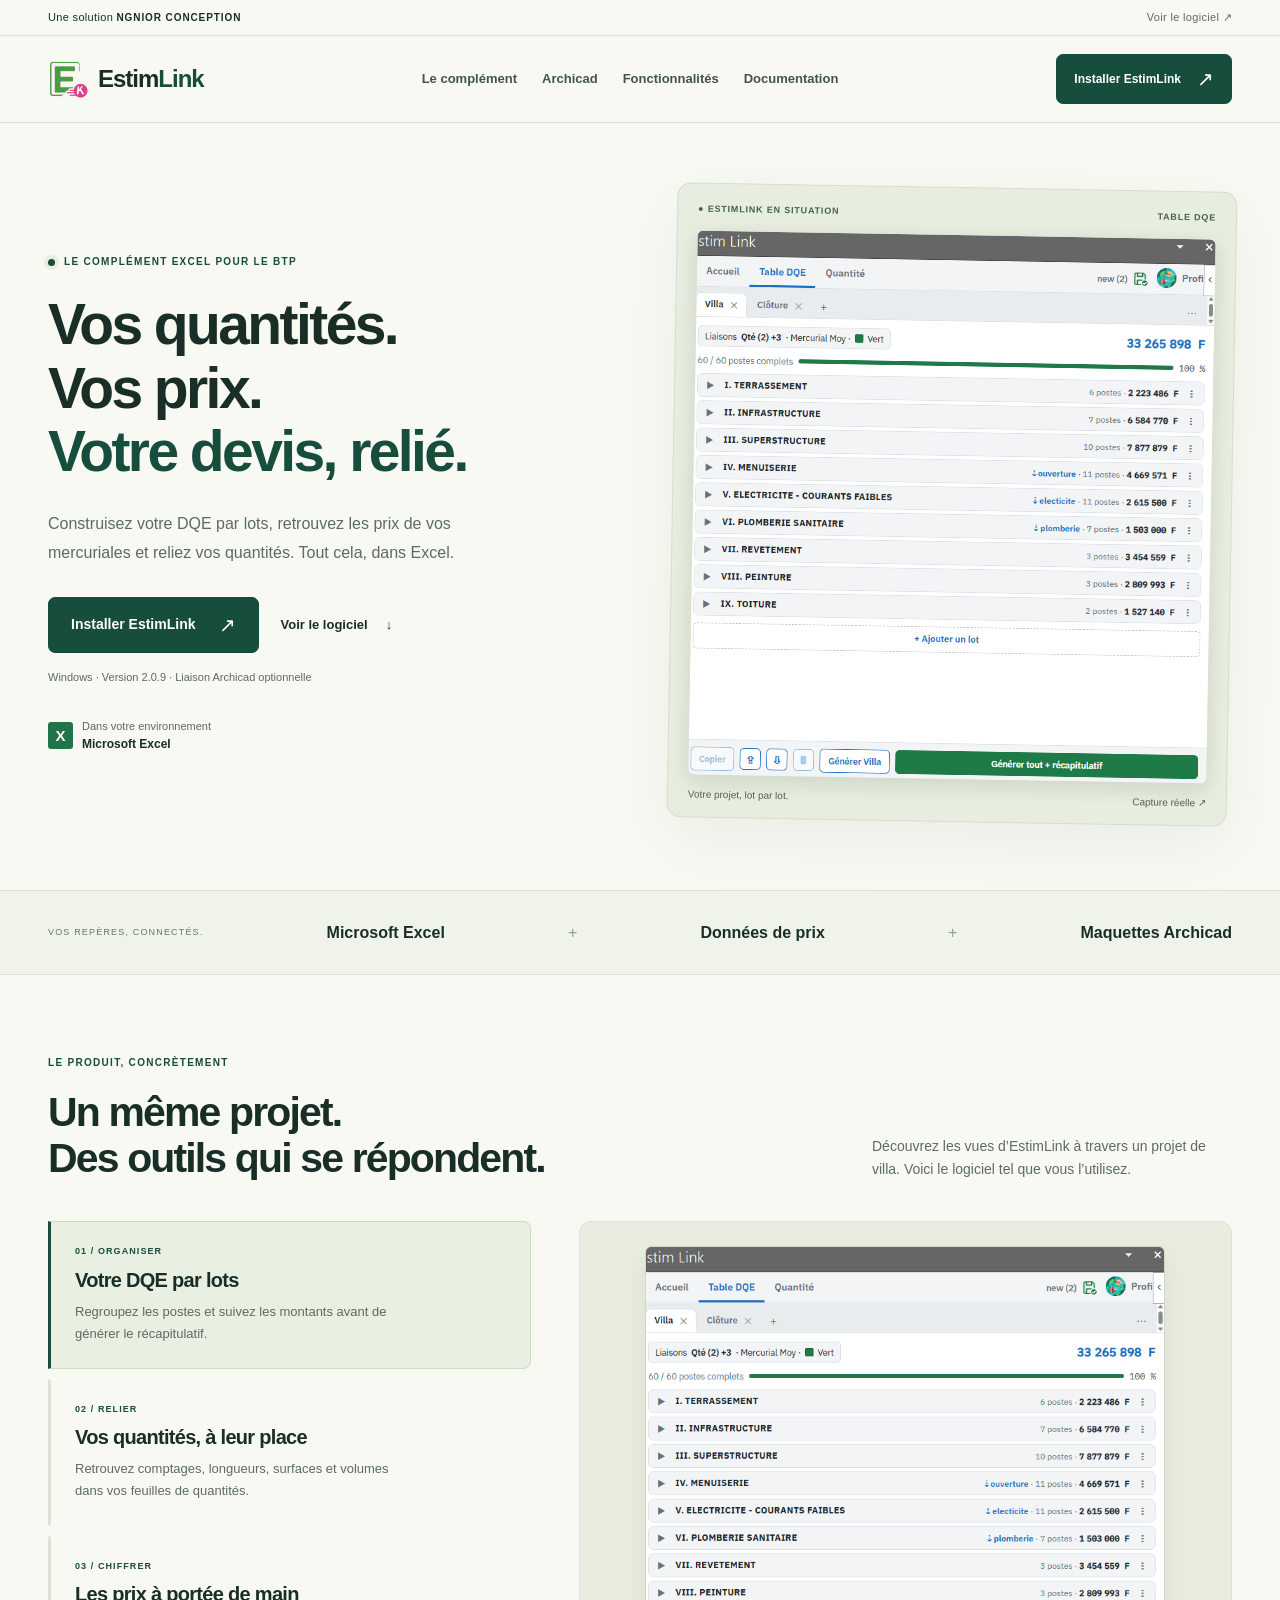
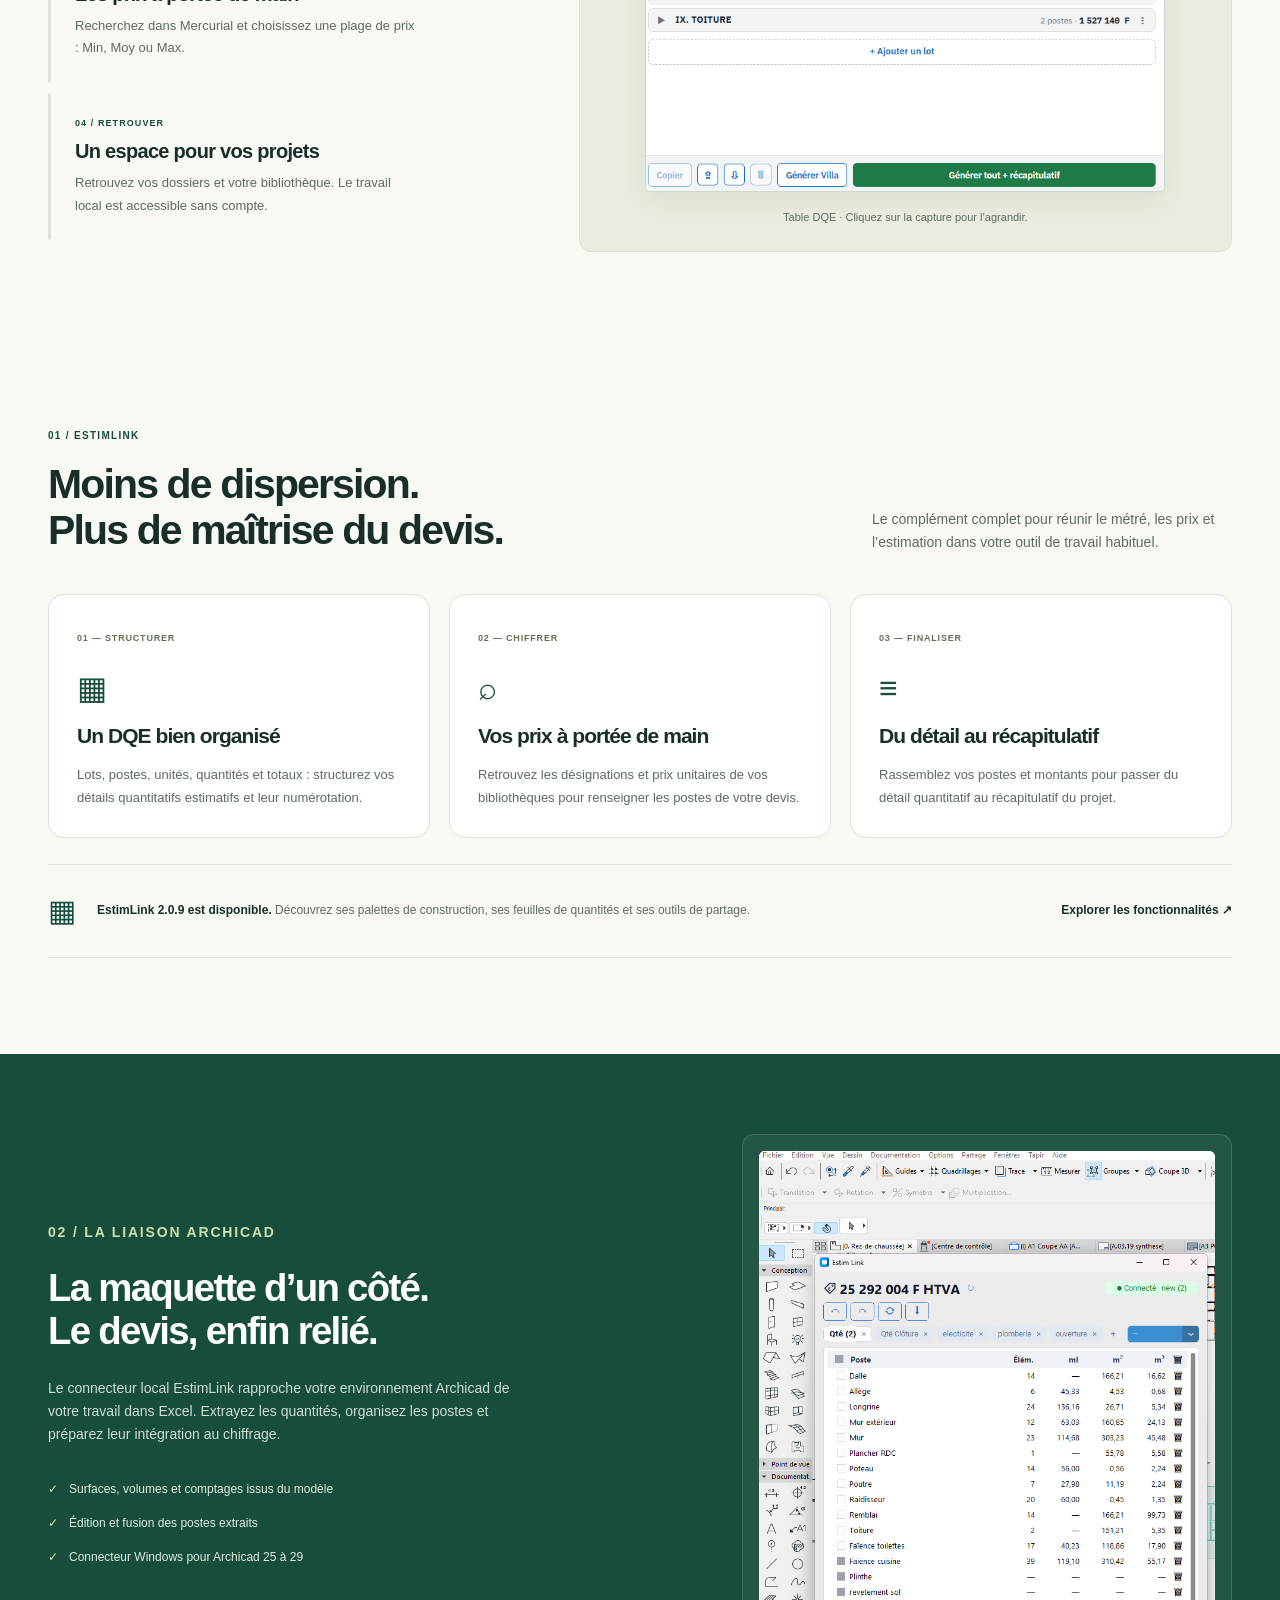
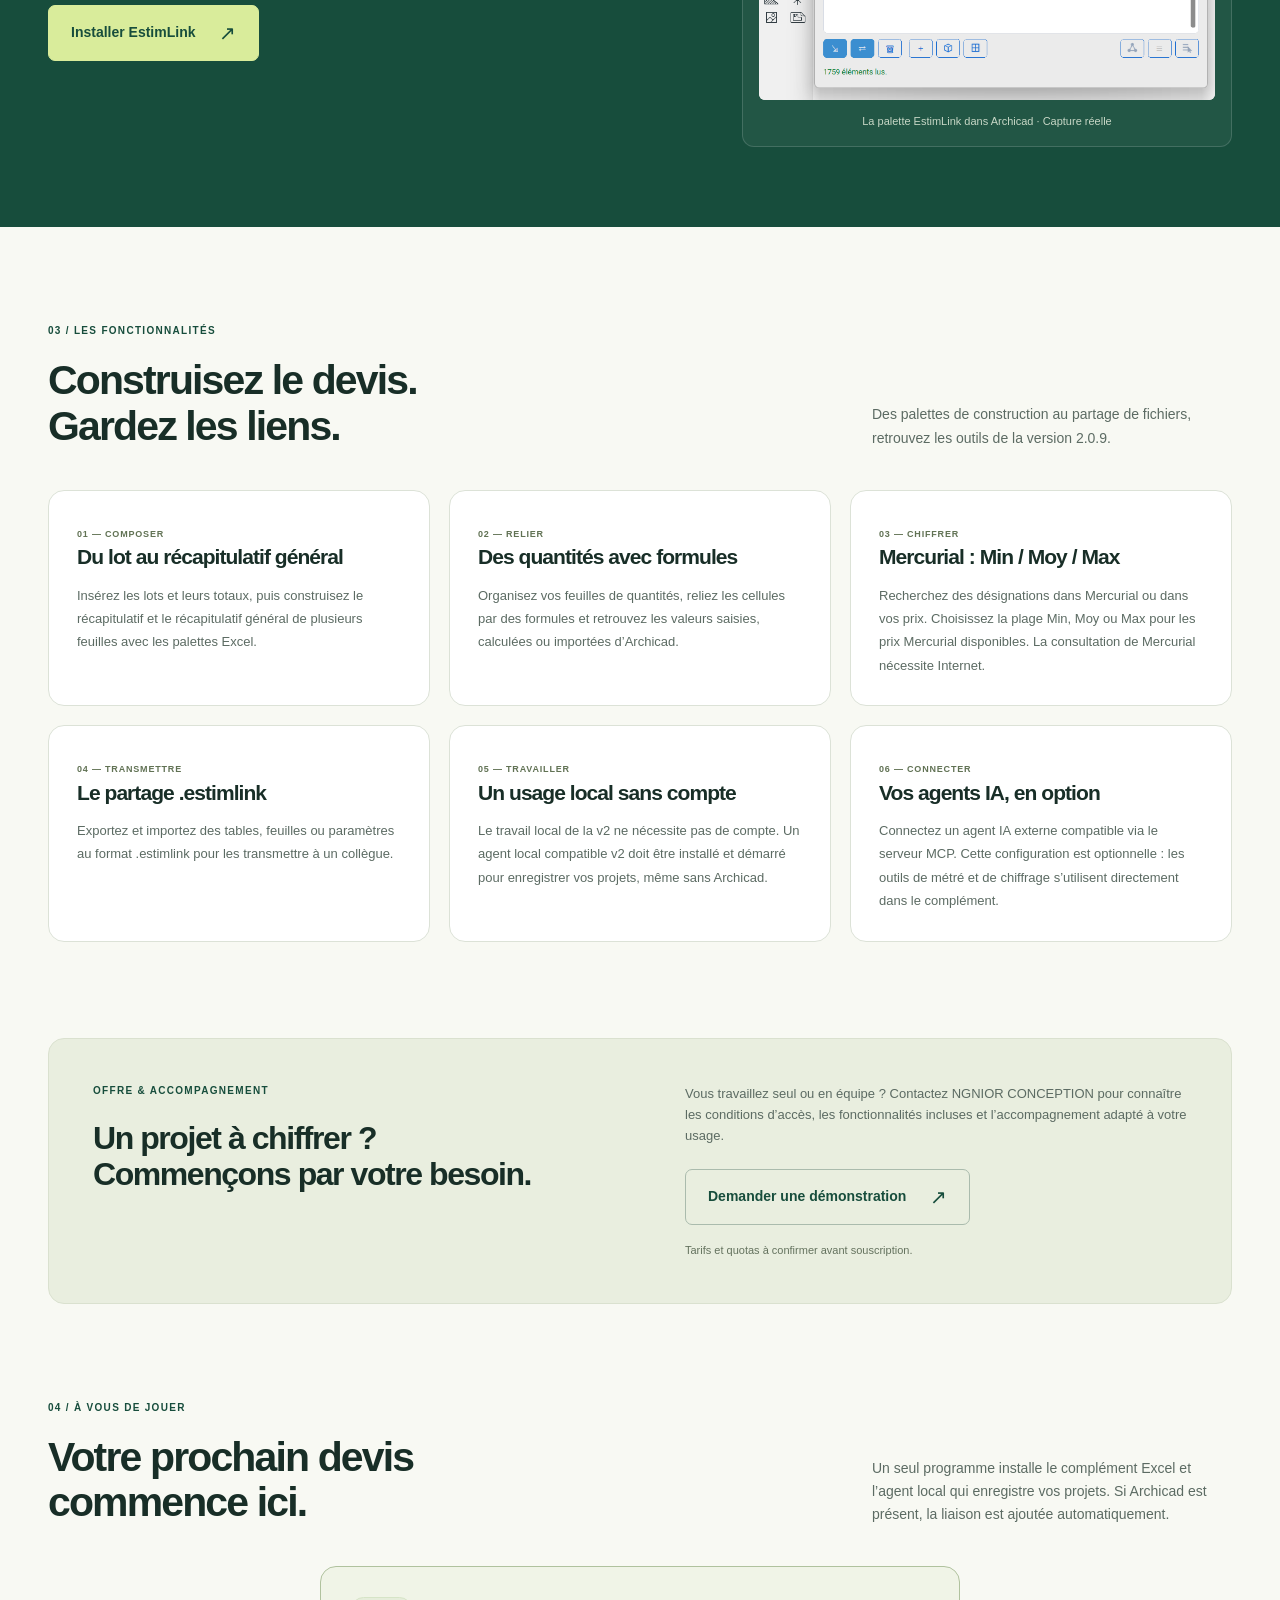
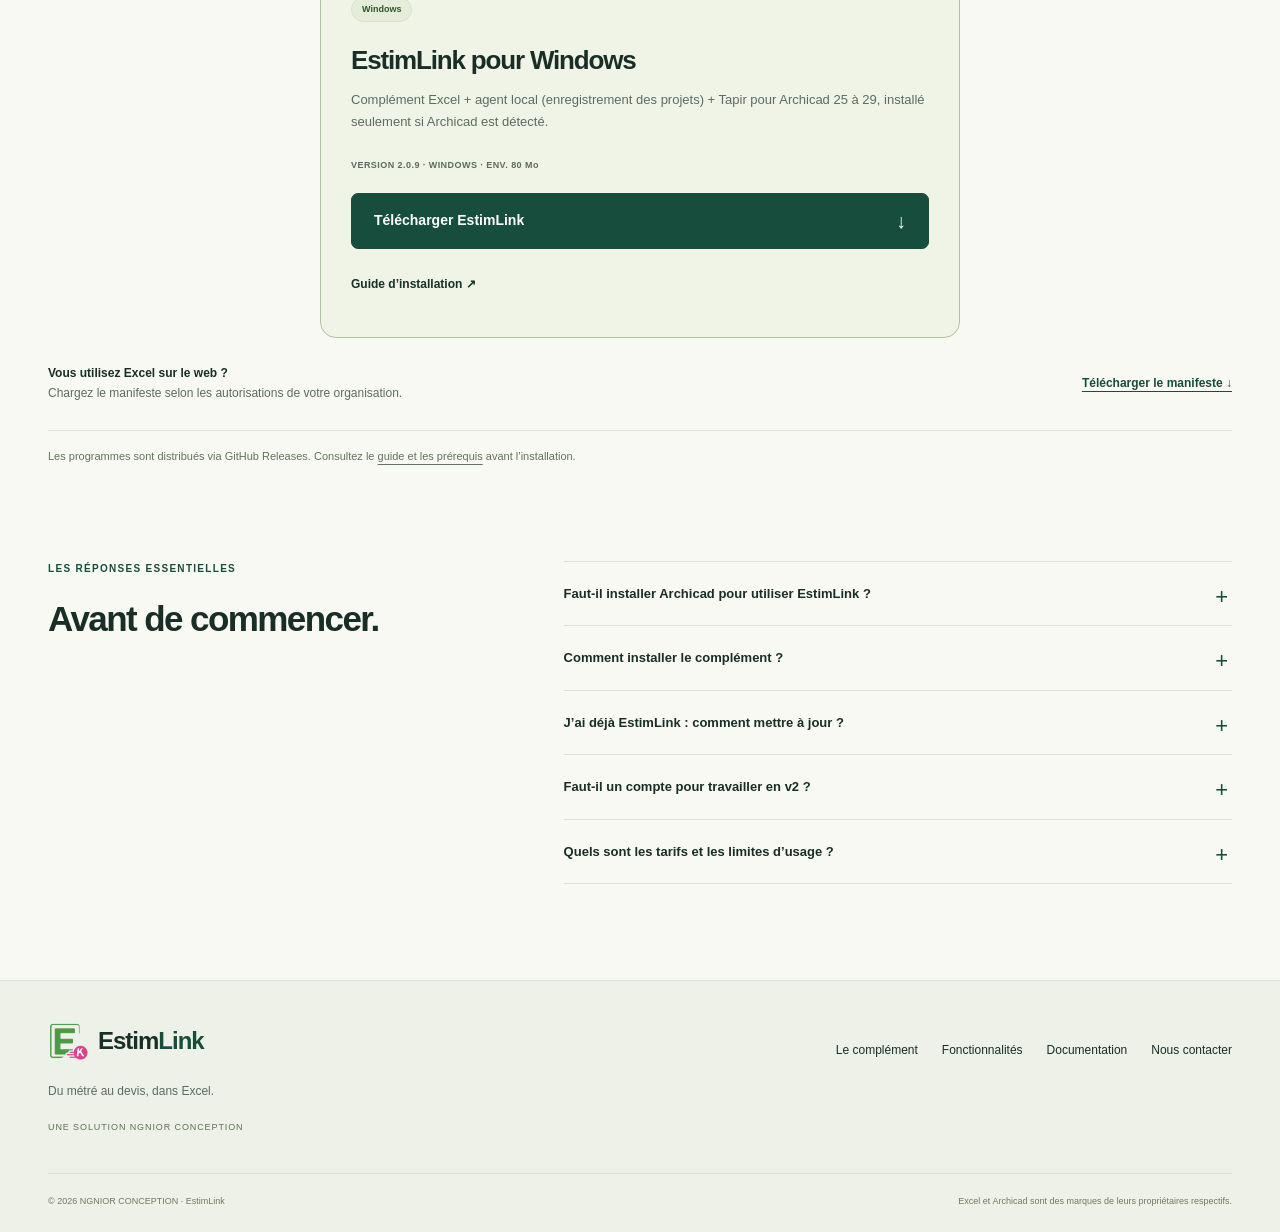
<file: index.html>
<!doctype html>
<html lang="fr">
<head>
  <meta charset="utf-8">
  <meta name="viewport" content="width=device-width, initial-scale=1">
  <title>EstimLink — Du métré au devis, dans Excel</title>
  <meta name="description" content="EstimLink, le complément Excel pour le métré et l’estimation BTP : DQE, bibliothèque de prix et connecteur Archicad. Une solution NGNIOR CONCEPTION.">
  <meta name="theme-color" content="#174d3c">
  <meta property="og:title" content="EstimLink — Du métré au devis, dans Excel">
  <meta property="og:description" content="Gardez vos repères dans Excel. Structurez vos DQE, retrouvez vos prix et reliez vos quantités Archicad avec EstimLink.">
  <meta property="og:type" content="website">
  <meta property="og:locale" content="fr_FR">
  <meta property="og:url" content="https://estimlink.ngniorconception.com/">
  <meta property="og:image" content="https://estimlink.ngniorconception.com/assets/Estimlink_logo.jpg">
  <link rel="canonical" href="https://estimlink.ngniorconception.com/">
  <link rel="icon" href="/assets/icon-80.png" type="image/png">
  <link rel="alternate icon" href="/assets/icon-32.png" type="image/png">
  <link rel="stylesheet" href="/style.css">
  <script src="/site.js" defer></script>
<link rel="stylesheet" href="/product.css"><script src="/product.js" defer></script>
</head>
<body>
<a class="skip-link" href="#contenu">Aller au contenu</a>
<div class="company-bar"><div class="container"><span>Une solution <strong>NGNIOR CONCEPTION</strong></span><a href="#ecosysteme">Voir le logiciel ↗</a></div></div>
<header class="site-header">
  <div class="container header-inner">
    <a class="brand" href="/" aria-label="EstimLink — accueil"><img src="/assets/icon-80.png" width="40" height="40" alt=""><span>Estim<span class="brand-link">Link</span></span></a>
    <nav class="main-nav" id="navigation" data-menu aria-label="Navigation principale"><a href="#produit">Le complément</a><a href="#archicad">Archicad</a><a href="#ecosysteme">Fonctionnalités</a><a href="/docs.html">Documentation</a></nav>
    <a class="button small header-download" href="#telecharger">Installer EstimLink <span aria-hidden="true">↗</span></a>
    <button class="menu-button" type="button" data-menu-button aria-controls="navigation" aria-expanded="false" aria-label="Ouvrir ou fermer le menu" hidden><span aria-hidden="true">☰</span></button>
  </div>
</header>
<main id="contenu">
  <section class="hero product-hero container" id="top" aria-labelledby="hero-title">
    <div class="hero-copy">
      <p class="eyebrow"><span class="status-dot"></span> LE COMPLÉMENT EXCEL POUR LE BTP</p>
      <h1 id="hero-title">Vos quantités.<br>Vos prix.<br><span>Votre devis, relié.</span></h1>
      <p class="hero-description">Construisez votre DQE par lots, retrouvez les prix de vos mercuriales et reliez vos quantités. Tout cela, dans Excel.</p>
      <div class="actions"><a class="button" href="#telecharger">Installer EstimLink <span aria-hidden="true">↗</span></a><a class="text-link" href="#decouvrir">Voir le logiciel <span aria-hidden="true">↓</span></a></div>
      <p class="hero-note">Windows · Version 2.0.9 · Liaison Archicad optionnelle</p>
      <div class="hero-compatible"><span class="excel-icon" aria-hidden="true">X</span><span>Dans votre environnement <strong>Microsoft Excel</strong></span></div>
    </div>
    <figure class="hero-product"><div class="product-topline"><span>● ESTIMLINK EN SITUATION</span><span>TABLE DQE</span></div><button class="screenshot-button" data-zoom type="button" aria-label="Agrandir la capture du DQE"><img src="/assets/product-dqe.png" width="739" height="776" alt="Table DQE EstimLink : neuf lots de travaux, montants et génération du récapitulatif." fetchpriority="high"></button><figcaption><span>Votre projet, lot par lot.</span><span>Capture réelle ↗</span></figcaption></figure>
  </section>
  <div class="value-strip"><div class="container"><span>VOS REPÈRES, CONNECTÉS.</span><strong>Microsoft Excel</strong><span class="strip-plus" aria-hidden="true">+</span><strong>Données de prix</strong><span class="strip-plus" aria-hidden="true">+</span><strong>Maquettes Archicad</strong></div></div>
<section class="product-tour section container" id="decouvrir" aria-labelledby="tour-title"><div class="section-heading"><div><p class="eyebrow">LE PRODUIT, CONCRÈTEMENT</p><h2 id="tour-title">Un même projet.<br>Des outils qui se répondent.</h2></div><p>Découvrez les vues d’EstimLink à travers un projet de villa. Voici le logiciel tel que vous l’utilisez.</p></div><div class="tour-layout"><div class="tour-controls" role="tablist" aria-label="Vues du logiciel" aria-orientation="vertical"><button id="tab-dqe" role="tab" aria-selected="true" aria-controls="tour-panel" tabindex="0" data-view="dqe"><span>01 / ORGANISER</span><strong>Votre DQE par lots</strong><small>Regroupez les postes et suivez les montants avant de générer le récapitulatif.</small></button><button id="tab-quantites" role="tab" aria-selected="false" aria-controls="tour-panel" tabindex="-1" data-view="quantites"><span>02 / RELIER</span><strong>Vos quantités, à leur place</strong><small>Retrouvez comptages, longueurs, surfaces et volumes dans vos feuilles de quantités.</small></button><button id="tab-accueil" role="tab" aria-selected="false" aria-controls="tour-panel" tabindex="-1" data-view="accueil"><span>03 / CHIFFRER</span><strong>Les prix à portée de main</strong><small>Recherchez dans Mercurial et choisissez une plage de prix : Min, Moy ou Max.</small></button><button id="tab-projets" role="tab" aria-selected="false" aria-controls="tour-panel" tabindex="-1" data-view="projets"><span>04 / RETROUVER</span><strong>Un espace pour vos projets</strong><small>Retrouvez vos dossiers et votre bibliothèque. Le travail local est accessible sans compte.</small></button></div><div id="tour-panel" class="tour-panel" role="tabpanel" aria-labelledby="tab-dqe" tabindex="0"><button class="screenshot-button" data-zoom type="button" aria-label="Agrandir la capture affichée"><img id="tour-image" src="/assets/product-dqe.png" width="739" height="776" alt="Vue Table DQE : lots, montants et génération du récapitulatif." loading="lazy"></button><p id="tour-caption">Table DQE · Cliquez sur la capture pour l’agrandir.</p></div></div></section>
  <section class="section container" id="produit" aria-labelledby="product-title">
    <div class="section-heading"><div><p class="eyebrow">01 / ESTIMLINK</p><h2 id="product-title">Moins de dispersion.<br>Plus de maîtrise du devis.</h2></div><p>Le complément complet pour réunir le métré, les prix et l’estimation dans votre outil de travail habituel.</p></div>
    <div class="feature-grid">
      <article class="feature-card"><span class="feature-number">01 — STRUCTURER</span><div class="feature-symbol" aria-hidden="true">▦</div><h3>Un DQE bien organisé</h3><p>Lots, postes, unités, quantités et totaux : structurez vos détails quantitatifs estimatifs et leur numérotation.</p></article>
      <article class="feature-card"><span class="feature-number">02 — CHIFFRER</span><div class="feature-symbol" aria-hidden="true">⌕</div><h3>Vos prix à portée de main</h3><p>Retrouvez les désignations et prix unitaires de vos bibliothèques pour renseigner les postes de votre devis.</p></article>
      <article class="feature-card"><span class="feature-number">03 — FINALISER</span><div class="feature-symbol" aria-hidden="true">≡</div><h3>Du détail au récapitulatif</h3><p>Rassemblez vos postes et montants pour passer du détail quantitatif au récapitulatif du projet.</p></article>
    </div>
    <div class="assistant-note"><span class="outline-symbol" aria-hidden="true">▦</span><p><strong>EstimLink 2.0.9 est disponible.</strong> Découvrez ses palettes de construction, ses feuilles de quantités et ses outils de partage.</p><a class="text-link" href="#ecosysteme">Explorer les fonctionnalités ↗</a></div>
  </section>
  <section class="archicad-section" id="archicad" aria-labelledby="archicad-title"><div class="container archicad-grid">
    <div><p class="eyebrow">02 / LA LIAISON ARCHICAD</p><h2 id="archicad-title">La maquette d’un côté.<br>Le devis, enfin relié.</h2><p>Le connecteur local EstimLink rapproche votre environnement Archicad de votre travail dans Excel. Extrayez les quantités, organisez les postes et préparez leur intégration au chiffrage.</p><ul class="check-list"><li>Surfaces, volumes et comptages issus du modèle</li><li>Édition et fusion des postes extraits</li><li>Connecteur Windows pour Archicad 25 à 29</li></ul><a class="button light" href="#telecharger">Installer EstimLink <span aria-hidden="true">↗</span></a></div>
<figure class="archicad-capture"><button class="screenshot-button" data-zoom type="button" aria-label="Agrandir la palette dans Archicad"><img src="/assets/product-archicad.png" width="767" height="924" alt="Palette EstimLink ouverte dans Archicad : postes, quantités et état de connexion." loading="lazy"></button><figcaption>La palette EstimLink dans Archicad · Capture réelle</figcaption></figure>
  </div></section>
  <section class="section container" id="ecosysteme" aria-labelledby="ecosystem-title">
    <div class="section-heading"><div><p class="eyebrow">03 / LES FONCTIONNALITÉS</p><h2 id="ecosystem-title">Construisez le devis.<br>Gardez les liens.</h2></div><p>Des palettes de construction au partage de fichiers, retrouvez les outils de la version 2.0.9.</p></div>
    <div class="feature-grid">
      <article class="feature-card"><span class="feature-number">01 — COMPOSER</span><h3>Du lot au récapitulatif général</h3><p>Insérez les lots et leurs totaux, puis construisez le récapitulatif et le récapitulatif général de plusieurs feuilles avec les palettes Excel.</p></article>
      <article class="feature-card"><span class="feature-number">02 — RELIER</span><h3>Des quantités avec formules</h3><p>Organisez vos feuilles de quantités, reliez les cellules par des formules et retrouvez les valeurs saisies, calculées ou importées d’Archicad.</p></article>
      <article class="feature-card"><span class="feature-number">03 — CHIFFRER</span><h3>Mercurial : Min / Moy / Max</h3><p>Recherchez des désignations dans Mercurial ou dans vos prix. Choisissez la plage Min, Moy ou Max pour les prix Mercurial disponibles. La consultation de Mercurial nécessite Internet.</p></article>
      <article class="feature-card"><span class="feature-number">04 — TRANSMETTRE</span><h3>Le partage .estimlink</h3><p>Exportez et importez des tables, feuilles ou paramètres au format .estimlink pour les transmettre à un collègue.</p></article>
      <article class="feature-card"><span class="feature-number">05 — TRAVAILLER</span><h3>Un usage local sans compte</h3><p>Le travail local de la v2 ne nécessite pas de compte. Un agent local compatible v2 doit être installé et démarré pour enregistrer vos projets, même sans Archicad.</p></article>
      <article class="feature-card"><span class="feature-number">06 — CONNECTER</span><h3>Vos agents IA, en option</h3><p>Connectez un agent IA externe compatible via le serveur MCP. Cette configuration est optionnelle : les outils de métré et de chiffrage s’utilisent directement dans le complément.</p></article>
    </div>

  </section>
  <section class="offer-section container" id="tarifs" aria-labelledby="offer-title"><div><p class="eyebrow">OFFRE & ACCOMPAGNEMENT</p><h2 id="offer-title">Un projet à chiffrer ?<br>Commençons par votre besoin.</h2></div><div><p>Vous travaillez seul ou en équipe ? Contactez NGNIOR CONCEPTION pour connaître les conditions d’accès, les fonctionnalités incluses et l’accompagnement adapté à votre usage.</p><a class="button secondary" href="mailto:sanou.moham92@gmail.com?subject=EstimLink%20-%20Offre%20et%20d%C3%A9monstration">Demander une démonstration <span aria-hidden="true">↗</span></a><p class="small-print">Tarifs et quotas à confirmer avant souscription.</p></div></section>
  <section class="section container" id="telecharger" aria-labelledby="download-title">
    <div class="section-heading"><div><p class="eyebrow">04 / À VOUS DE JOUER</p><h2 id="download-title">Votre prochain devis<br>commence ici.</h2></div><p>Un seul programme installe le complément Excel et l’agent local qui enregistre vos projets. Si Archicad est présent, la liaison est ajoutée automatiquement.</p></div>
    <div class="download-grid single-download"><article class="download-card primary-download"><div class="download-top"><span class="pill available">Windows</span></div><h3>EstimLink pour Windows</h3><p>Complément Excel + agent local (enregistrement des projets) + Tapir pour Archicad 25 à 29, installé seulement si Archicad est détecté.</p><p class="version">VERSION 2.0.9 · WINDOWS · ENV. 80 Mo</p><a class="button" href="https://github.com/Moham025/-EstimLink-site/releases/download/v2.0.9/EstimLink-Setup-2.0.9.exe">Télécharger EstimLink <span aria-hidden="true">↓</span></a><a class="text-link" href="/docs.html#excel">Guide d’installation ↗</a></article></div>
    <div class="web-download"><span><strong>Vous utilisez Excel sur le web ?</strong> Chargez le manifeste selon les autorisations de votre organisation.</span><a href="/download/EstimLink-manifest.xml" download="EstimLink-manifest.xml">Télécharger le manifeste ↓</a></div>
    <p class="small-print">Les programmes sont distribués via GitHub Releases. Consultez le <a href="/docs.html">guide et les prérequis</a> avant l’installation.</p>
  </section>
  <section class="faq-section container" aria-labelledby="faq-title"><div><p class="eyebrow">LES RÉPONSES ESSENTIELLES</p><h2 id="faq-title">Avant de commencer.</h2></div><div class="faq-list">
    <details><summary>Faut-il installer Archicad pour utiliser EstimLink ?</summary><p>Non. La liaison Archicad est optionnelle. En v2, l’agent local compatible reste nécessaire pour enregistrer les projets, même lorsque vous travaillez sans maquette Archicad.</p></details>
    <details><summary>Comment installer le complément ?</summary><p>Sous Windows, téléchargez l’installateur EstimLink et suivez le <a href="/docs.html#excel">guide pas à pas</a>. Pour Excel sur le web, utilisez le manifeste si votre organisation autorise le chargement de compléments.</p></details>
    <details><summary>J’ai déjà EstimLink : comment mettre à jour ?</summary><p>Lancez le nouvel installateur. Il met à jour le complément et l’agent local, et conserve vos projets.</p></details>
    <details><summary>Faut-il un compte pour travailler en v2 ?</summary><p>Le travail local est accessible sans compte. L’agent local compatible doit être démarré pour enregistrer les projets ; la consultation de Mercurial nécessite Internet.</p></details>
    <details><summary>Quels sont les tarifs et les limites d’usage ?</summary><p>Les conditions commerciales, quotas et fonctionnalités incluses sont à confirmer avec NGNIOR CONCEPTION. <a href="mailto:sanou.moham92@gmail.com?subject=EstimLink%20-%20Conditions%20d%E2%80%99acc%C3%A8s">Demandez les conditions d’accès</a> correspondant à votre besoin.</p></details>
  </div></section>
</main>
<footer class="site-footer"><div class="container"><div class="footer-main"><div><a class="brand" href="#top"><img src="/assets/icon-80.png" width="40" height="40" alt=""><span>Estim<span class="brand-link">Link</span></span></a><p>Du métré au devis, dans Excel.</p><span class="company-signature">UNE SOLUTION NGNIOR CONCEPTION</span></div><nav aria-label="Liens de pied de page"><a href="#produit">Le complément</a><a href="#ecosysteme">Fonctionnalités</a><a href="/docs.html">Documentation</a><a href="mailto:sanou.moham92@gmail.com">Nous contacter</a></nav></div><div class="footer-bottom"><span>© 2026 NGNIOR CONCEPTION · EstimLink</span><span>Excel et Archicad sont des marques de leurs propriétaires respectifs.</span></div></div></footer>
<dialog class="image-dialog" aria-label="Capture du logiciel agrandie"><button type="button" class="dialog-close" aria-label="Fermer la capture">Fermer ×</button><img alt=""><p></p></dialog>
</body>
</html>
</file>
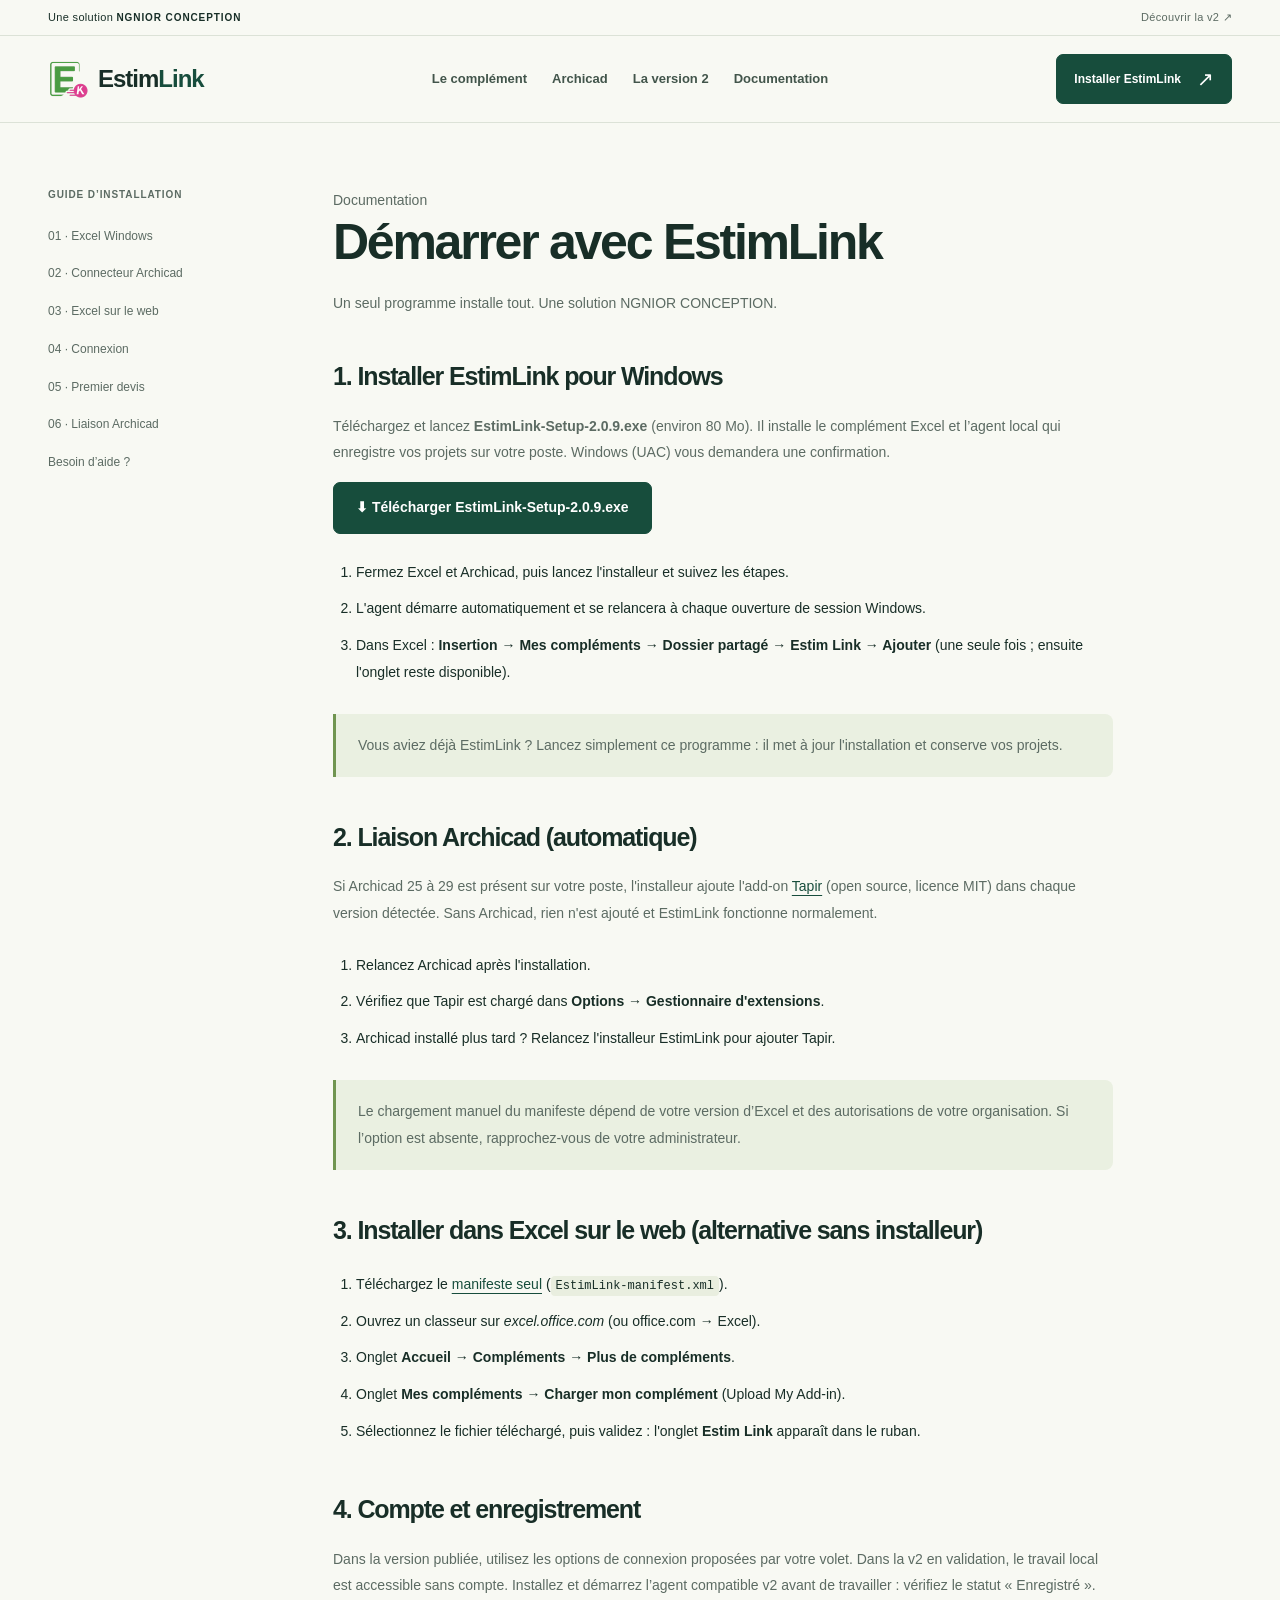
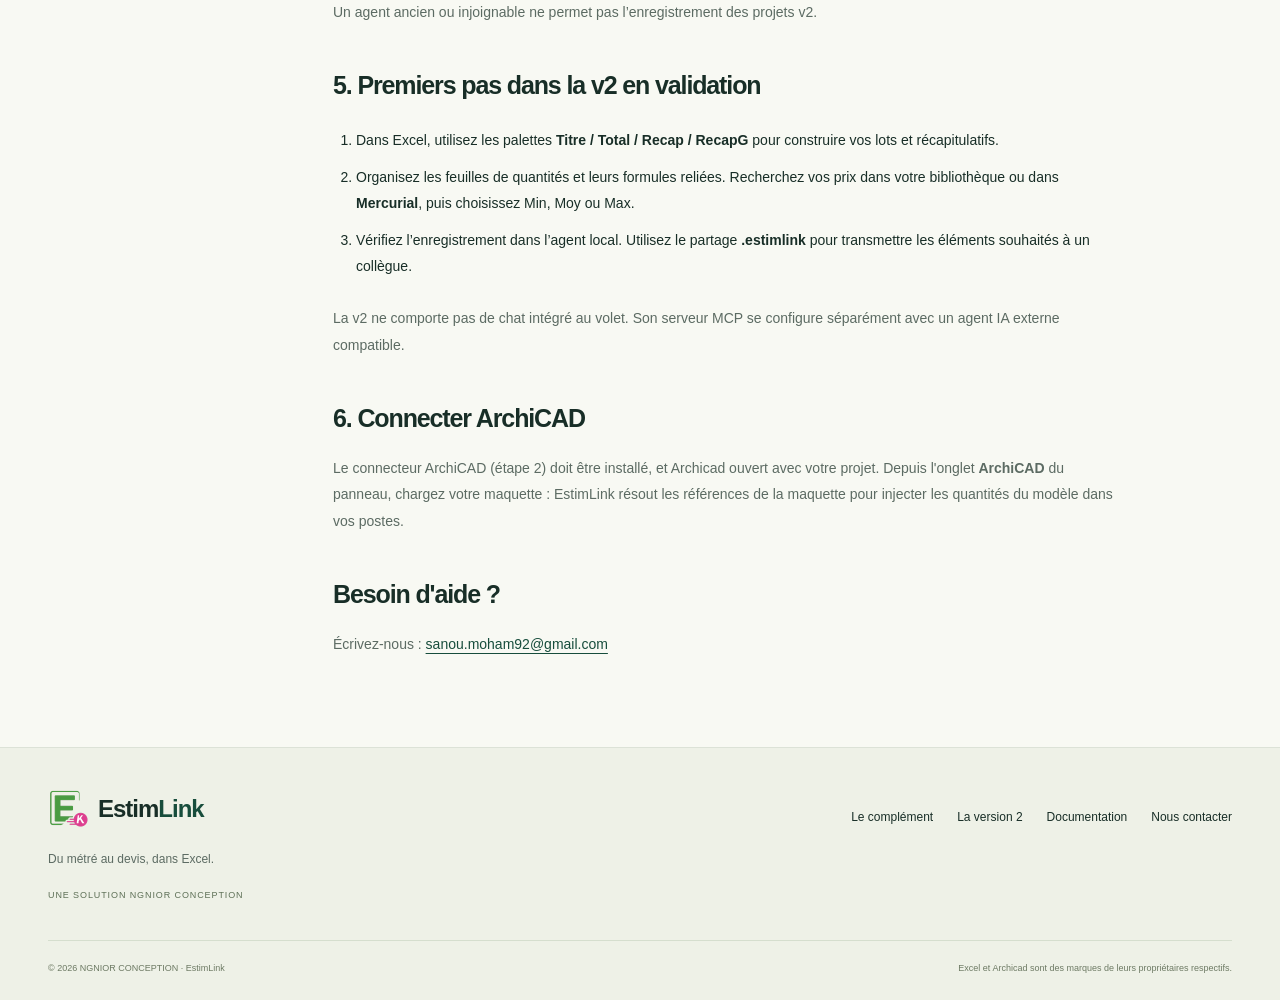
<file: docs.html>
<!DOCTYPE html>
<html lang="fr">
<head>
    <meta charset="UTF-8">
    <meta name="viewport" content="width=device-width, initial-scale=1.0">
    <title>Documentation — EstimLink</title>
    <meta name="description" content="Guide d'installation et de démarrage rapide de l'add-in Excel EstimLink.">
    <link rel="canonical" href="https://estimlink.ngniorconception.com/docs.html">
    <link rel="icon" type="image/png" href="/assets/icon-80.png">
    <script src="/site.js" defer></script>
    <link rel="stylesheet" href="/style.css">
</head>
<body>

<a class="skip-link" href="#contenu">Aller au contenu</a>
<div class="company-bar"><div class="container"><span>Une solution <strong>NGNIOR CONCEPTION</strong></span><a href="/#ecosysteme">Découvrir la v2 ↗</a></div></div>
<header class="site-header">
  <div class="container header-inner">
    <a class="brand" href="/" aria-label="EstimLink — accueil"><img src="/assets/icon-80.png" width="40" height="40" alt=""><span>Estim<span class="brand-link">Link</span></span></a>
    <nav class="main-nav" id="navigation" data-menu aria-label="Navigation principale"><a href="/#produit">Le complément</a><a href="/#archicad">Archicad</a><a href="/#ecosysteme">La version 2</a><a href="/docs.html">Documentation</a></nav>
    <a class="button small header-download" href="/#telecharger">Installer EstimLink <span aria-hidden="true">↗</span></a>
    <button class="menu-button" type="button" data-menu-button aria-controls="navigation" aria-expanded="false" aria-label="Ouvrir ou fermer le menu" hidden><span aria-hidden="true">☰</span></button>
  </div>
</header>


<div class="container doc-layout"><aside class="doc-sidebar" aria-label="Sommaire du guide"><p>GUIDE D’INSTALLATION</p><a href="#excel">01 · Excel Windows</a><a href="#archicad">02 · Connecteur Archicad</a><a href="#web">03 · Excel sur le web</a><a href="#connexion">04 · Connexion</a><a href="#premier-devis">05 · Premier devis</a><a href="#liaison">06 · Liaison Archicad</a><a href="#aide">Besoin d’aide ?</a></aside><main class="doc-wrap" id="contenu">
    <p class="kicker">Documentation</p>
    <h1>Démarrer avec EstimLink</h1>    <p>Un seul programme installe tout. Une solution NGNIOR CONCEPTION.</p>

    <h2 id="excel">1. Installer EstimLink pour Windows</h2>
    <p>
        Téléchargez et lancez <strong>EstimLink-Setup-2.0.9.exe</strong> (environ 80 Mo). Il installe le complément Excel
        et l’agent local qui enregistre vos projets sur votre poste. Windows (UAC) vous demandera une confirmation.
    </p>
    <p style="margin-top:16px;">
        <a class="button" href="https://github.com/Moham025/-EstimLink-site/releases/download/v2.0.9/EstimLink-Setup-2.0.9.exe">⬇ Télécharger EstimLink-Setup-2.0.9.exe</a>
    </p>
    <ol>
        <li>Fermez Excel et Archicad, puis lancez l'installeur et suivez les étapes.</li>
        <li>L'agent démarre automatiquement et se relancera à chaque ouverture de session Windows.</li>
        <li>Dans Excel : <strong>Insertion → Mes compléments → Dossier partagé → Estim Link → Ajouter</strong> (une seule fois ; ensuite l'onglet reste disponible).</li>
    </ol>
    <div class="doc-callout">
        <p>Vous aviez déjà EstimLink ? Lancez simplement ce programme : il met à jour l'installation et conserve vos projets.</p>
    </div>

    <h2 id="archicad">2. Liaison Archicad (automatique)</h2>
    <p>
        Si Archicad 25 à 29 est présent sur votre poste, l'installeur ajoute l'add-on
        <a href="https://github.com/ENZYME-APD/tapir-archicad-automation" style="color:var(--accent);">Tapir</a>
        (open source, licence MIT) dans chaque version détectée. Sans Archicad, rien n'est ajouté et EstimLink fonctionne normalement.
    </p>
    <ol>
        <li>Relancez Archicad après l'installation.</li>
        <li>Vérifiez que Tapir est chargé dans <strong>Options → Gestionnaire d'extensions</strong>.</li>
        <li>Archicad installé plus tard ? Relancez l'installeur EstimLink pour ajouter Tapir.</li>
    </ol>

    <div class="doc-callout"><p>Le chargement manuel du manifeste dépend de votre version d’Excel et des autorisations de votre organisation. Si l’option est absente, rapprochez-vous de votre administrateur.</p></div>
    <h2 id="web">3. Installer dans Excel sur le web (alternative sans installeur)</h2>
    <ol>
        <li>Téléchargez le <a href="/download/EstimLink-manifest.xml" download="EstimLink-manifest.xml" style="color:var(--accent);">manifeste seul</a> (<code>EstimLink-manifest.xml</code>).</li>
        <li>Ouvrez un classeur sur <em>excel.office.com</em> (ou office.com → Excel).</li>
        <li>Onglet <strong>Accueil</strong> → <strong>Compléments</strong> → <strong>Plus de compléments</strong>.</li>
        <li>Onglet <strong>Mes compléments</strong> → <strong>Charger mon complément</strong> (Upload My Add-in).</li>
        <li>Sélectionnez le fichier téléchargé, puis validez : l'onglet <strong>Estim Link</strong> apparaît dans le ruban.</li>
    </ol>

    <h2 id="connexion">4. Compte et enregistrement</h2>
    <p>Dans la version publiée, utilisez les options de connexion proposées par votre volet. Dans la v2 en validation, le travail local est accessible sans compte. Installez et démarrez l’agent compatible v2 avant de travailler : vérifiez le statut « Enregistré ». Un agent ancien ou injoignable ne permet pas l’enregistrement des projets v2.</p>
    <h2 id="premier-devis">5. Premiers pas dans la v2 en validation</h2>
    <ol><li>Dans Excel, utilisez les palettes <strong>Titre / Total / Recap / RecapG</strong> pour construire vos lots et récapitulatifs.</li><li>Organisez les feuilles de quantités et leurs formules reliées. Recherchez vos prix dans votre bibliothèque ou dans <strong>Mercurial</strong>, puis choisissez Min, Moy ou Max.</li><li>Vérifiez l’enregistrement dans l’agent local. Utilisez le partage <strong>.estimlink</strong> pour transmettre les éléments souhaités à un collègue.</li></ol>
    <p>La v2 ne comporte pas de chat intégré au volet. Son serveur MCP se configure séparément avec un agent IA externe compatible.</p>
    <h2 id="liaison">6. Connecter ArchiCAD</h2>
    <p>
        Le connecteur ArchiCAD (étape 2) doit être installé, et Archicad ouvert avec votre projet.
        Depuis l'onglet <strong>ArchiCAD</strong> du panneau, chargez votre maquette : EstimLink résout
        les références de la maquette
        pour injecter les quantités du modèle dans vos postes.
    </p>

    <h2 id="aide">Besoin d'aide ?</h2>
    <p>Écrivez-nous : <a href="mailto:sanou.moham92@gmail.com" style="color:var(--accent);">sanou.moham92@gmail.com</a></p>
</main></div>

<footer class="site-footer"><div class="container"><div class="footer-main"><div><a class="brand" href="/#top"><img src="/assets/icon-80.png" width="40" height="40" alt=""><span>Estim<span class="brand-link">Link</span></span></a><p>Du métré au devis, dans Excel.</p><span class="company-signature">UNE SOLUTION NGNIOR CONCEPTION</span></div><nav aria-label="Liens de pied de page"><a href="/#produit">Le complément</a><a href="/#ecosysteme">La version 2</a><a href="/docs.html">Documentation</a><a href="mailto:sanou.moham92@gmail.com">Nous contacter</a></nav></div><div class="footer-bottom"><span>© 2026 NGNIOR CONCEPTION · EstimLink</span><span>Excel et Archicad sont des marques de leurs propriétaires respectifs.</span></div></div></footer>


</body>
</html>
</file>
<file: style.css>
:root{--ink:#182e27;--muted:#5c6b63;--green:#174d3c;--lime:#d9ec9b;--paper:#f8f9f3;--line:#dce2d7;--accent:#174d3c}*{box-sizing:border-box}html{scroll-behavior:smooth;scroll-padding-top:110px}body{margin:0;background:var(--paper);color:var(--ink);font-family:Inter,"Segoe UI",Arial,sans-serif;font-size:16px;line-height:1.65;-webkit-font-smoothing:antialiased}a{color:inherit;text-underline-offset:4px}button{font:inherit}img,svg{max-width:100%}a:focus-visible,button:focus-visible,summary:focus-visible{outline:3px solid #537e19;outline-offset:5px}h1,h2,h3,p,figure{margin:0}h1,h2,h3{line-height:1.12;letter-spacing:-.045em}h1{font-size:clamp(42px,4.45vw,68px);font-weight:650}h2{font-size:clamp(32px,3.2vw,45px);font-weight:620}h3{font-size:23px;font-weight:650}p{color:var(--muted)}.container{width:min(1200px,calc(100% - 96px));margin-inline:auto}.sr-only{position:absolute;width:1px;height:1px;padding:0;margin:-1px;overflow:hidden;clip:rect(0,0,0,0);white-space:nowrap;border:0}.skip-link{position:fixed;top:-80px;left:16px;z-index:100;background:var(--green);color:white;padding:12px 20px}.skip-link:focus{top:12px}.company-bar{border-bottom:1px solid var(--line);font-size:11px;letter-spacing:.03em}.company-bar .container{display:flex;justify-content:space-between;align-items:center;min-height:35px;gap:12px}.company-bar a{text-decoration:none;color:var(--muted)}.company-bar strong{font-size:10px;letter-spacing:.09em}.site-header{position:sticky;top:0;z-index:20;background:#f8f9f3f7;border-bottom:1px solid var(--line)}.header-inner{min-height:86px;display:flex;align-items:center;justify-content:space-between;gap:24px}.brand{display:inline-flex;align-items:center;gap:10px;text-decoration:none;flex-shrink:0;font-size:24px;font-weight:750;letter-spacing:-1px}.brand img{display:block}.brand-link{color:var(--green)}.main-nav{display:flex;align-items:center;gap:25px}.main-nav a{text-decoration:none;font-size:13px;font-weight:550;color:#42554b;padding-block:12px}.main-nav a:hover{text-decoration:underline}.button{display:inline-flex;align-items:center;justify-content:center;gap:24px;min-height:52px;padding:13px 22px;border:1px solid var(--green);border-radius:7px;background:var(--green);color:white;text-decoration:none;font-size:14px;font-weight:600;line-height:1.4;transition:background .18s,transform .18s}.button:hover{background:#103a2d;transform:translateY(-2px)}.button span{font-size:20px;font-weight:400}.button.small{min-height:44px;font-size:12px;padding:10px 17px;gap:16px}.button.secondary{background:transparent;color:var(--green);border-color:#aabbad}.button.secondary:hover{background:#e8eee1}.button.light{background:var(--lime);color:var(--green);border-color:var(--lime)}.text-link{font-size:13px;font-weight:650;text-decoration:none;display:inline-flex;gap:18px;align-items:center;min-height:44px}.text-link:hover{text-decoration:underline}.menu-button{border:1px solid var(--line);border-radius:6px;background:transparent;min-width:44px;min-height:44px;font-size:23px;color:var(--green);cursor:pointer}.menu-button[hidden],.has-js .menu-button{display:none}.eyebrow{font-size:10px;letter-spacing:.13em;font-weight:700;color:var(--green);display:flex;align-items:center;gap:9px;margin-bottom:22px}.status-dot{width:7px;height:7px;border-radius:50%;background:var(--green);box-shadow:0 0 0 4px #e8edde}.hero{display:grid;grid-template-columns:.95fr 1.15fr;gap:45px;align-items:center;padding-block:72px 76px}.hero h1 span{color:var(--green)}.hero-description{margin-top:26px;font-size:16px;max-width:450px;line-height:1.8}.actions{display:flex;gap:21px;align-items:center;flex-wrap:wrap;margin-top:29px}.hero-note{font-size:11px;margin-top:15px}.hero-compatible{display:flex;align-items:center;gap:9px;font-size:11px;margin-top:31px;color:var(--muted)}.hero-compatible strong{display:block;color:var(--ink);font-size:12px}.excel-icon{display:inline-flex;align-items:center;justify-content:center;width:25px;height:27px;background:#21734a;color:white;font-weight:700;font-size:15px;border-radius:3px;flex-shrink:0}.product-figure{background:#edf0e6;border:1px solid #dce3d4;border-radius:18px;padding:22px 20px 18px;min-width:0}.visual-heading{display:flex;justify-content:space-between;align-items:center;gap:10px}.mini-label,.visual-reference{font-size:9px;letter-spacing:.09em;font-weight:600;color:#52725d}.visual-reference{border:1px solid #bdcbb6;border-radius:4px;padding:3px 7px;white-space:nowrap}.model-drawing{height:162px;overflow:hidden;margin-top:8px}.model-drawing svg{width:100%;height:100%}.workbook{background:white;border:1px solid #cfdbcf;border-radius:9px;overflow:hidden;box-shadow:0 16px 35px #14351c14}.workbook-title{background:var(--green);color:white;padding:12px 13px;font-size:10px;display:flex;align-items:center;justify-content:space-between}.workbook-title>span:first-child{display:flex;align-items:center;gap:8px}.workbook-title .excel-icon{height:20px;width:18px;font-size:11px;background:#ffffff22}.window-dots{letter-spacing:3px;color:#c1d8c8}.workbook-toolbar{display:flex;gap:22px;padding:11px 15px;border-bottom:1px solid #e4e8e1;font-size:9px;color:#62736a}.workbook-toolbar strong{color:var(--green);border-bottom:2px solid var(--green);padding-bottom:6px;margin-bottom:-11px}.workbook-content{display:grid;grid-template-columns:1fr 158px;min-width:0}.sheet-preview{min-width:0;padding:13px 10px 0}.sheet-caption{display:flex;justify-content:space-between;font-size:7px;font-weight:700;letter-spacing:.04em;padding:6px 0 12px}.sheet-preview table{border-collapse:collapse;width:100%;font-size:7px;font-variant-numeric:tabular-nums;white-space:nowrap}.sheet-preview th,.sheet-preview td{padding:11px 4px;border:1px solid #e6ebe3;text-align:right}.sheet-preview th:first-child,.sheet-preview td:first-child{text-align:left}.sheet-preview thead{background:#f4f6ef;color:#617165}.selected-row{background:#ecf2e4}.selected-row td:first-child{border-left:2px solid #50835b}.sheet-preview tfoot{color:var(--green);font-weight:700}.sheet-preview tfoot th,.sheet-preview tfoot td{border:0;padding-top:14px}.sheet-tabs{display:flex;gap:16px;font-size:8px;padding:19px 5px 10px;color:#657466}.sheet-tabs strong{color:var(--green);border-bottom:2px solid var(--green)}.pane-preview{border-left:1px solid #e1e6df;padding:14px 10px;background:#fbfcf8}.pane-brand{display:flex;align-items:center;gap:6px;font-size:12px;font-weight:650}.pane-label{display:block;font-size:6px;letter-spacing:.04em;margin:18px 0 10px;color:#748274}.pane-item{font-size:8px;padding:8px 5px;border-radius:4px;margin-bottom:4px}.pane-item.active{background:#e5eddb;color:var(--green)}.pane-tip{font-size:8px;color:#6b7d6a;line-height:1.7;border-top:1px solid #e1e6df;padding-top:12px;margin-top:13px}.product-figure figcaption{text-align:center;font-size:9px;color:#62745f;margin-top:19px}.value-strip{border-block:1px solid var(--line);background:#f0f3ea}.value-strip .container{display:flex;align-items:center;justify-content:space-between;gap:20px;min-height:83px}.value-strip span:first-child{font-size:9px;letter-spacing:.13em;color:#65765e}.value-strip strong{font-size:16px;font-weight:600}.strip-plus{color:#91a480}.section{padding-block:96px}.section-heading{display:flex;justify-content:space-between;align-items:flex-end;gap:50px;margin-bottom:40px}.section-heading>p{max-width:360px;font-size:14px}.section-heading .eyebrow{margin-bottom:18px}.feature-grid,.ecosystem-grid{display:grid;grid-template-columns:repeat(3,1fr);gap:19px}.feature-card{background:white;border:1px solid var(--line);border-radius:16px;padding:28px;min-width:0}.feature-number{font-size:9px;letter-spacing:.09em;font-weight:600;color:#617254}.feature-symbol{font-size:32px;color:var(--green);margin:23px 0 20px;line-height:1}.feature-card h3{font-size:21px;margin-bottom:15px}.feature-card p{font-size:13px;line-height:1.8}.assistant-note{display:flex;align-items:center;gap:21px;margin-top:26px;padding:21px 0;border-block:1px solid var(--line)}.outline-symbol{font-size:30px;color:var(--green)}.assistant-note p{font-size:12px;flex:1}.assistant-note p strong{color:var(--ink)}.assistant-note .text-link{margin-left:auto;flex-shrink:0;font-size:12px}.archicad-section{background:var(--green);color:white;padding:80px 0}.archicad-grid{display:grid;grid-template-columns:1fr .9fr;gap:110px;align-items:center}.archicad-section .eyebrow{color:#cfdfab}.archicad-section h2{font-size:clamp(32px,3vw,44px);margin-bottom:25px}.archicad-section p{color:#d0ddd3;font-size:14px;max-width:490px}.check-list{list-style:none;padding:0;margin:27px 0 30px;font-size:12px;color:#e3eddf}.check-list li{padding:7px 0;display:flex;gap:11px}.check-list li:before{content:'✓';color:var(--lime)}.connection-card{display:flex;align-items:center;gap:20px;padding:22px 24px;border:1px solid #ffffff26;border-radius:10px;background:#ffffff05}.connection-card small,.connection-card strong,.connection-card span:not(.node-icon){display:block}.connection-card small{font-size:8px;letter-spacing:.1em;color:#bcd0c3;margin-bottom:5px}.connection-card strong{font-size:17px}.connection-card span:not(.node-icon){font-size:11px;color:#bcd0c3;margin-top:4px}.node-icon{width:42px;text-align:center;font-size:32px;color:#d8e9ce;flex-shrink:0}.connection-card.highlighted{border-color:#accd89;background:#ffffff0b}.connector-line{height:33px;text-align:center;color:#b6d1b1;font-size:23px}.connection-visual>p{text-align:center;font-size:10px;line-height:1.7;margin-top:23px;color:#b0c6b5}.solution-card{border:1px solid var(--line);border-radius:16px;padding:26px;display:flex;flex-direction:column;background:#f2f4ec}.solution-card.current{background:white;border-color:#a3b79a}.solution-top{display:flex;justify-content:space-between;align-items:center;gap:10px;margin-bottom:26px}.product-code{font-size:15px;font-weight:650;width:40px;height:40px;display:grid;place-items:center;border:1px solid #b8c7b0;border-radius:9px;color:var(--green)}.current .product-code{background:var(--green);color:white}.pill{border:1px solid #ccd4c3;border-radius:100px;color:#5c6a54;font-size:9px;font-weight:600;padding:4px 10px;white-space:nowrap}.pill.available{background:#e5edda;border-color:#d6e4c7;color:#315428}.solution-card h3{font-size:27px;margin-bottom:10px}.solution-card .solution-purpose{font-size:12px;color:var(--ink);font-weight:600;margin-bottom:15px}.solution-card p{font-size:13px;line-height:1.8}.solution-card .text-link{margin-top:auto;padding-top:25px;justify-content:space-between}.offer-section{display:grid;grid-template-columns:1fr 1fr;gap:90px;background:#e9eedf;border:1px solid #dae1cf;border-radius:16px;padding:44px}.offer-section h2{font-size:32px}.offer-section p:not(.eyebrow):not(.small-print){font-size:13px;margin-bottom:22px}.small-print{font-size:11px;margin-top:16px;color:#64725e}.download-grid{display:grid;grid-template-columns:1fr 1fr;gap:22px}.download-card{background:white;border:1px solid var(--line);border-radius:16px;padding:30px;display:flex;flex-direction:column;align-items:flex-start}.download-card.primary-download{border-color:#b0c29e;background:#f0f4e7}.download-top{display:flex;justify-content:space-between;align-items:center;width:100%;margin-bottom:24px}.step{border:1px solid #bac8ae;border-radius:50%;width:31px;height:31px;display:grid;place-items:center;font-size:12px}.download-card h3{font-size:26px;margin-bottom:14px}.download-card p{font-size:13px}.download-card .version{font-size:9px;letter-spacing:.05em;font-weight:600;margin:26px 0 20px}.download-card .button{width:100%;justify-content:space-between}.download-card .text-link{margin-top:14px;font-size:12px}.web-download{display:flex;align-items:center;justify-content:space-between;gap:24px;border-bottom:1px solid var(--line);padding:26px 0;font-size:12px;color:var(--muted)}.web-download strong{color:var(--ink);display:block}.web-download a{font-weight:600;color:var(--green);flex-shrink:0;padding:10px 0}.faq-section{display:grid;grid-template-columns:.8fr 1.2fr;gap:70px;padding-bottom:96px}.faq-section h2{font-size:35px}.faq-list details{border-bottom:1px solid var(--line)}.faq-list details:first-child{border-top:1px solid var(--line)}.faq-list summary{font-size:13px;font-weight:600;cursor:pointer;list-style:none;padding:21px 32px 21px 0;position:relative}.faq-list summary::-webkit-details-marker{display:none}.faq-list summary:after{content:'+';position:absolute;right:4px;top:17px;font-size:22px;font-weight:400;color:var(--green)}.faq-list details[open] summary:after{content:'−'}.faq-list p{font-size:13px;padding:0 24px 23px 0}.site-footer{border-top:1px solid var(--line);padding:40px 0 24px;background:#eef1e7}.footer-main{display:flex;justify-content:space-between;gap:30px}.footer-main p{font-size:12px;margin:13px 0 10px}.company-signature{font-size:9px;letter-spacing:.1em;color:#5e7057}.footer-main nav{display:flex;align-items:flex-start;gap:24px;padding-top:10px}.footer-main nav a{font-size:12px;text-decoration:none;padding:10px 0}.footer-main nav a:hover{text-decoration:underline}.footer-bottom{border-top:1px solid #d5dece;margin-top:34px;padding-top:20px;display:flex;justify-content:space-between;gap:20px;font-size:9px;color:#6d7a64}
.doc-layout{display:grid;grid-template-columns:220px minmax(0,1fr);gap:65px;padding-block:64px 90px}.doc-sidebar{align-self:start;position:sticky;top:120px}.doc-sidebar p{font-size:10px;letter-spacing:.09em;font-weight:700;margin-bottom:14px}.doc-sidebar a{display:block;padding:9px 0;color:var(--muted);font-size:12px;text-decoration:none}.doc-wrap{max-width:780px;min-width:0}.doc-wrap h1{font-size:clamp(34px,4vw,50px);margin-bottom:20px}.doc-wrap h2{font-size:25px;margin:44px 0 20px;line-height:1.3;scroll-margin-top:110px}.doc-wrap p,.doc-wrap li{font-size:14px;line-height:1.9}.doc-wrap ol,.doc-wrap ul{padding-left:23px;margin:20px 0}.doc-wrap li{padding:5px 0}.doc-wrap code{background:#e9eedf;padding:3px 5px;border-radius:4px;font-size:12px;overflow-wrap:anywhere}.doc-callout{background:#eaf0e1;border-left:3px solid #709550;padding:18px 22px;border-radius:0 8px 8px 0;margin:24px 0}.doc-wrap .button{max-width:100%;overflow-wrap:anywhere}.doc-wrap a{overflow-wrap:anywhere}
@media(max-width:1150px){.container{width:calc(100% - 64px)}.header-inner{gap:16px}.main-nav{gap:17px}.main-nav a{font-size:12px}.hero{gap:28px}.hero .actions{gap:12px}.hero .actions .text-link{font-size:12px}.workbook-content{grid-template-columns:1fr 130px}.pane-preview{padding-inline:7px}.archicad-grid{gap:60px}.feature-card,.solution-card{padding:24px}}
@media(max-width:959px){.has-js .menu-button{display:block}.header-inner{flex-wrap:wrap;min-height:77px;gap:14px;padding-block:14px}.header-download{margin-left:auto}.main-nav{order:4;flex-basis:100%;display:flex;flex-wrap:wrap;padding-bottom:6px;gap:10px 24px}.has-js .main-nav{display:none}.has-js .main-nav.is-open{display:flex}.main-nav a{font-size:14px;min-height:44px}.hero{grid-template-columns:1fr;padding-top:52px;gap:42px}.hero h1{font-size:60px}.hero-description{max-width:560px}.hero-compatible{margin-top:22px}.product-figure{width:100%;max-width:690px;justify-self:center;padding:26px}.model-drawing{height:170px}.workbook-content{grid-template-columns:1fr 185px}.sheet-preview table{font-size:10px}.sheet-caption{font-size:9px}.pane-item{font-size:10px}.pane-label{font-size:7px}.pane-tip{font-size:10px}.pane-preview{padding:16px}.value-strip .container{flex-wrap:wrap;justify-content:center;padding-block:20px;gap:14px 28px}.value-strip span:first-child{flex-basis:100%;text-align:center}.value-strip strong{font-size:14px}.section{padding-block:70px}.section-heading{gap:30px}.section-heading>p{max-width:280px}.feature-grid{gap:12px}.feature-card{padding:20px}.feature-card h3{font-size:19px}.assistant-note{flex-wrap:wrap}.assistant-note p{flex-basis:80%}.assistant-note .text-link{margin-left:50px}.archicad-grid{gap:35px}.archicad-section{padding-block:65px}.connection-card{padding:17px;gap:12px}.connection-card strong{font-size:14px}.ecosystem-grid{grid-template-columns:1fr}.solution-card{display:grid;grid-template-columns:1fr 1.3fr;gap:8px 32px}.solution-top{grid-column:1/-1;margin-bottom:6px}.solution-card h3{grid-column:1;grid-row:2}.solution-purpose{grid-column:1;grid-row:3}.solution-card>p:not(.solution-purpose){grid-column:2;grid-row:2/4}.solution-card .text-link{grid-column:2;padding-top:10px}.offer-section{gap:30px;padding:30px}.offer-section h2{font-size:29px}.faq-section{gap:30px;grid-template-columns:.7fr 1.3fr}.footer-main nav{display:grid;grid-template-columns:1fr 1fr;gap:4px 22px}.doc-layout{grid-template-columns:170px minmax(0,1fr);gap:30px}}
@media(max-width:639px){html{scroll-padding-top:93px}.container{width:calc(100% - 40px)}.company-bar .container{min-height:31px}.company-bar{font-size:9px}.company-bar strong{font-size:8px}.company-bar a{font-size:9px}.header-inner{min-height:74px;gap:10px}.brand{font-size:22px;gap:8px}.brand img{width:34px;height:34px}.header-download.button{font-size:10px;padding:9px 10px;gap:6px}.header-download.button span{font-size:16px}.menu-button{min-width:39px;min-height:44px;font-size:21px}.main-nav{flex-direction:column;align-items:stretch;gap:0;padding-top:9px}.hero{padding-block:38px;gap:32px}.eyebrow{font-size:9px;letter-spacing:.09em;margin-bottom:18px}.hero h1{font-size:clamp(38px,9.8vw,58px)}.hero-description{font-size:14px;line-height:1.8;margin-top:22px}.actions{margin-top:23px;gap:12px 18px}.button{padding:12px 17px;font-size:13px;min-height:49px}.hero-note{font-size:10px}.hero-compatible{font-size:10px}.hero-compatible strong{font-size:11px}.product-figure{padding:15px 11px 14px;border-radius:12px}.mini-label,.visual-reference{font-size:7px}.model-drawing{height:118px}.workbook-title{font-size:8px;padding:9px}.workbook-toolbar{font-size:8px;gap:20px;padding:9px}.workbook-content{grid-template-columns:minmax(0,1fr)}.sheet-preview{padding:9px 8px 0}.sheet-preview table{font-size:8px}.sheet-preview th,.sheet-preview td{padding:9px 5px}.sheet-caption{font-size:8px}.sheet-tabs{padding-top:14px}.pane-preview{display:none}.product-figure figcaption{font-size:8px;margin-top:13px}.value-strip .container{gap:10px 12px;padding-block:20px}.value-strip strong{font-size:11px}.value-strip span:first-child{font-size:8px}.section{padding-block:54px}.section-heading{display:block;margin-bottom:28px}.section-heading>p{max-width:none;font-size:13px;margin-top:20px}.section-heading h2{font-size:33px}.feature-grid{grid-template-columns:1fr;gap:14px}.feature-card{padding:24px;display:grid;grid-template-columns:1fr 40px;gap:12px}.feature-number{grid-column:1;align-self:center}.feature-symbol{grid-column:2;grid-row:1/3;margin:0;align-self:center;text-align:center}.feature-card h3{font-size:23px;grid-column:1;grid-row:2;margin:0}.feature-card p{font-size:13px;grid-column:1/-1}.assistant-note{gap:12px}.assistant-note p{flex-basis:calc(100% - 46px)}.assistant-note .text-link{margin-left:0}.archicad-section{padding-block:54px}.archicad-grid{grid-template-columns:1fr;gap:36px}.archicad-section h2{font-size:33px}.archicad-section p{font-size:13px}.connection-card strong{font-size:16px}.connection-card{padding:19px 22px}.connection-visual>p{font-size:10px}.ecosystem-grid{gap:16px}.solution-card{display:flex;padding:25px;gap:0}.solution-top{margin-bottom:20px}.solution-card .text-link{margin-top:18px;padding-top:0}.solution-card h3{font-size:28px}.offer-section{display:block;padding:28px 24px}.offer-section h2{font-size:30px;margin-bottom:23px}.download-grid{grid-template-columns:1fr;gap:17px}.download-card{padding:25px}.download-card h3{font-size:26px}.web-download{display:block;padding-block:22px}.web-download a{display:inline-flex;margin-top:12px}.small-print{font-size:10px}.faq-section{grid-template-columns:1fr;gap:25px;padding-bottom:55px}.faq-section h2{font-size:32px}.footer-main{flex-direction:column;gap:25px}.footer-main nav{gap:0 20px;padding-top:0}.footer-main nav a{min-height:44px}.footer-bottom{flex-direction:column;gap:9px;font-size:9px;margin-top:25px}.doc-layout{grid-template-columns:1fr;gap:30px;padding-top:35px}.doc-sidebar{position:static;border-bottom:1px solid var(--line);padding-bottom:20px;display:flex;flex-wrap:wrap;gap:0 18px}.doc-sidebar p{flex-basis:100%;margin-bottom:7px}.doc-sidebar a{font-size:11px;min-height:44px}.doc-wrap h1{font-size:36px}.doc-wrap h2{font-size:25px}.doc-wrap p,.doc-wrap li{font-size:13px}.doc-wrap .button{font-size:11px;padding-inline:12px}.doc-callout{padding:16px}.doc-wrap code{font-size:11px}}
@media(prefers-reduced-motion:reduce){html{scroll-behavior:auto}*,*:before,*:after{transition:none!important;animation:none!important}}
@media(max-width:379px){.header-download{display:none}.menu-button{margin-left:auto}.company-bar a{display:none}}

/* Photographic opening banner. Mobile keeps the subject clear above the copy. */
.hero-banner{position:relative;isolation:isolate;display:block;background:#11231f;color:#fff;padding:72px max(48px,calc((100vw - 1200px)/2));min-height:640px;overflow:hidden}
.hero-banner .hero-photo{position:absolute;inset:0;width:100%;height:100%;max-width:none;object-fit:cover;object-position:65% center;z-index:-2}
.hero-banner:before{content:"";position:absolute;inset:0;background:linear-gradient(90deg,rgba(9,24,20,.97) 0%,rgba(9,24,20,.88) 27%,rgba(9,24,20,.35) 54%,rgba(9,24,20,.03) 80%);z-index:-1}
.hero-banner .hero-copy{max-width:510px}.hero-banner h1{font-size:clamp(42px,4.2vw,64px)}.hero-banner h1 span,.hero-banner .eyebrow{color:#d9ec9b}.hero-banner .hero-description{color:#edf1e8;max-width:410px}.hero-banner .hero-note,.hero-banner .hero-compatible{color:#d7dfd8}.hero-banner .hero-compatible strong{color:#fff}.hero-banner .status-dot{background:#d9ec9b;box-shadow:0 0 0 4px #d9ec9b22}.hero-banner .button{background:#d9ec9b;border-color:#d9ec9b;color:#12382c}.hero-banner .button:hover{background:#e9f5c6}.hero-banner .text-link{color:#fff}.hero-banner .hero-image-caption{position:absolute;right:24px;bottom:14px;font-size:10px;letter-spacing:.02em;color:#fff;background:#11231fce;padding:4px 9px;border-radius:4px}.hero-banner a:focus-visible{outline-color:#d9ec9b}
@media(max-width:900px){.hero-banner{padding-inline:32px}.hero-banner:before{background:linear-gradient(90deg,#091814f5,#091814b8 45%,#09181420)}.hero-banner .hero-copy{max-width:460px}}
@media(max-width:640px){.hero-banner{padding:0 0 36px;min-height:0;display:flex;flex-direction:column;gap:0}.hero-banner .hero-photo{position:relative;inset:auto;order:0;width:100%;height:250px;object-position:78% center;z-index:0}.hero-banner:before{display:none}.hero-banner .hero-copy{order:2;padding:26px 24px 0;max-width:none}.hero-banner h1{font-size:42px}.hero-banner .hero-description{max-width:none;font-size:14px}.hero-banner .hero-image-caption{order:1;position:static;border-radius:0;padding:7px 24px;font-size:9px;color:#d7dfd8}.hero-banner .eyebrow{font-size:9px}.hero-banner .actions{gap:12px 20px}.hero-banner .hero-compatible{margin-top:22px}}

.download-grid.single-download{grid-template-columns:minmax(0,640px);justify-content:center}
</file>
<file: product.css>
.product-hero{padding-block:64px 68px;grid-template-columns:1fr 1fr;gap:64px;align-items:center;isolation:isolate}.product-hero .hero-copy{padding:0;position:static;width:auto;max-width:none}.product-hero h1 span{color:var(--green)}.product-hero .hero-description{max-width:440px}.hero-product{background:#e7eddf;border:1px solid #d5dfcc;border-radius:14px;padding:18px 20px 14px;transform:rotate(1deg);box-shadow:0 22px 65px #193c2410;min-width:0}.product-topline{display:flex;justify-content:space-between;gap:12px;font-size:9px;font-weight:700;letter-spacing:.09em;color:#45634c;margin:0 0 14px}.screenshot-button{display:block;padding:0;border:0;background:transparent;cursor:zoom-in;width:100%;border-radius:6px;overflow:hidden;line-height:0}.screenshot-button img{display:block;width:100%;height:auto}.hero-product .screenshot-button{box-shadow:0 6px 20px #102f1820}.hero-product figcaption{display:flex;justify-content:space-between;gap:10px;font-size:10px;color:#53644d;padding-top:12px}.product-tour{padding-top:80px;padding-bottom:80px}.tour-layout{display:grid;grid-template-columns:.85fr 1.15fr;gap:48px;align-items:start}.tour-controls{display:flex;flex-direction:column;gap:10px}.tour-controls button{border:1px solid transparent;border-left:3px solid #dce2d7;text-align:left;background:transparent;border-radius:0 8px 8px 0;padding:22px 24px;cursor:pointer;color:var(--ink);transition:background .18s,border-color .18s}.tour-controls button:hover{background:#eef2e7}.tour-controls button[aria-selected=true]{background:#eaf0e1;border-color:#cddbbf;border-left-color:var(--green)}.tour-controls span{display:block;font-size:9px;letter-spacing:.12em;color:var(--green);font-weight:700;margin-bottom:9px}.tour-controls strong{display:block;font-size:20px;letter-spacing:-.035em;line-height:1.2}.tour-controls small{display:block;font-size:13px;color:var(--muted);line-height:1.7;margin-top:9px;max-width:340px}.tour-panel{background:#e9eddf;border:1px solid #dce2d7;border-radius:12px;padding:24px;min-width:0}.tour-panel .screenshot-button{max-width:520px;margin:auto;border:1px solid #d0d8cd;box-shadow:0 10px 26px #18321d12}.tour-panel img{max-height:550px;object-fit:contain;object-position:top;background:white}.tour-panel p{font-size:11px;text-align:center;margin-top:16px}.archicad-capture{max-width:490px;width:100%;justify-self:end;background:#ffffff0d;border:1px solid #ffffff26;padding:16px;border-radius:12px;min-width:0}.archicad-capture img{max-height:590px;object-fit:contain;background:#e8e8e8}.archicad-capture figcaption{font-size:11px;color:#c7d7c6;text-align:center;padding-top:12px}.image-dialog{border:0;border-radius:12px;background:#f8f9f3;padding:54px 20px 16px;max-width:min(95vw,1100px);max-height:94dvh;color:var(--ink);box-shadow:0 20px 80px #0005}.image-dialog::backdrop{background:#0b211bd9}.image-dialog img{display:block;max-height:76dvh;width:auto;max-width:100%;margin:auto;object-fit:contain}.image-dialog p{text-align:center;font-size:12px;margin-top:10px}.dialog-close{position:absolute;right:14px;top:10px;padding:6px 14px;border:1px solid var(--line);border-radius:5px;background:white;cursor:pointer;color:var(--green)}body:has(.image-dialog[open]){overflow:hidden}@media(min-width:1400px){.hero-product{max-width:520px;justify-self:end}}@media(max-width:959px){.product-hero{gap:32px;padding-block:44px}.product-hero h1{font-size:clamp(36px,5vw,56px)}.tour-layout{gap:24px;grid-template-columns:.9fr 1.1fr}.tour-controls button{padding:16px}.tour-controls strong{font-size:18px}.tour-panel{padding:15px}}@media(max-width:700px){.product-hero{grid-template-columns:1fr;padding-block:38px 42px;gap:34px}.product-hero h1{font-size:clamp(40px,9.5vw,60px)}.product-hero .hero-description{font-size:15px}.hero-product{transform:none;max-width:440px;width:100%;justify-self:center;padding:13px}.hero-product .screenshot-button img{max-height:410px;object-fit:contain;background:white}.tour-layout{grid-template-columns:1fr;gap:20px}.tour-controls{display:grid;grid-template-columns:1fr 1fr;gap:8px}.tour-controls button{padding:14px 12px}.tour-controls strong{font-size:16px}.tour-controls small{font-size:11px}.tour-controls span{font-size:8px}.tour-panel img{max-height:480px}.product-tour{padding-block:55px}.archicad-capture{max-width:450px;justify-self:center}.product-hero .actions{gap:12px}.image-dialog{padding-inline:8px}}
</file>
